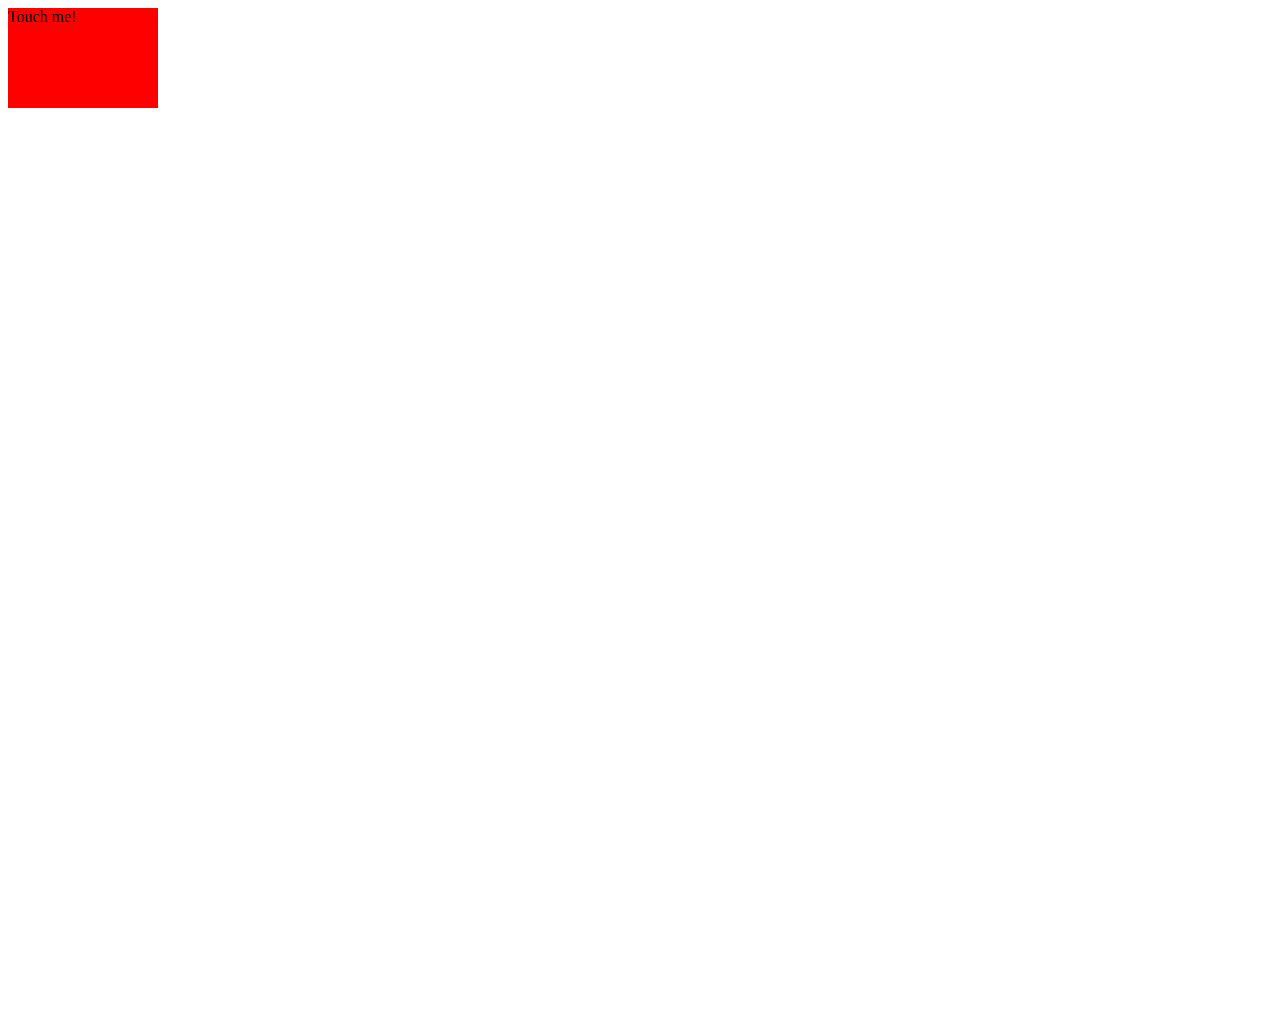
<file: JS Lessons/L49 События на мобильных устройствах/index.html>
<!DOCTYPE html>
<html lang="en">
<head>
	<meta charset="UTF-8">
	<meta name="viewport" content="width=device-width, initial-scale=1, shrink-to-fit=no">
	<title>Document</title>
	<style>
		body {
			height: 1000px;
		}
		.box {
			width: 150px;
			height: 100px;
			background-color: red;
		}
	</style>
</head>
<body>
	
	<div class="box">
		Touch me!
	</div>

	<script src="L49 События на мобильных устройствах.js"></script>
</body>
</html>
</file>
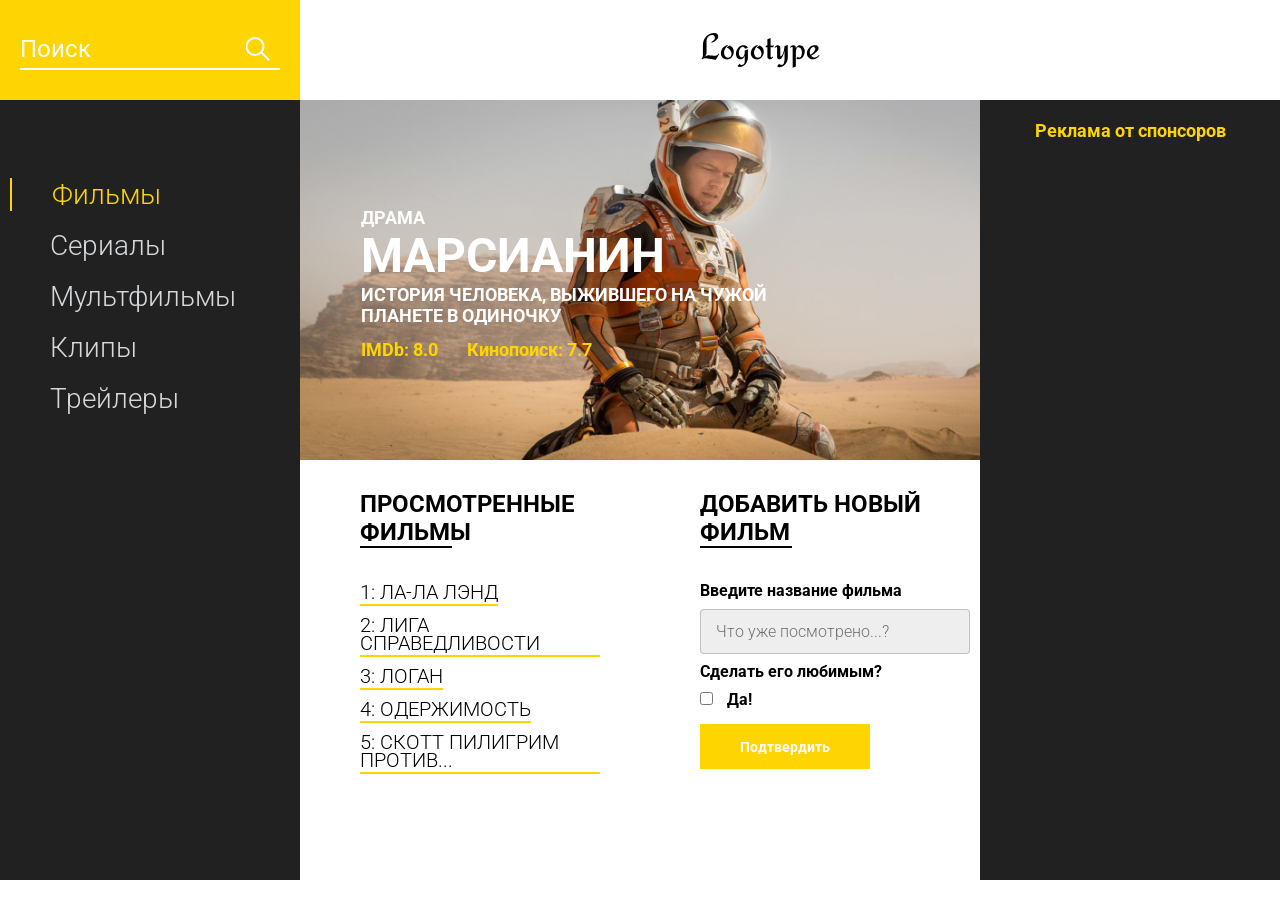
<file: Practice/L44 Практика, ч5 Задание на отработку действий со страницей.js/index.html>
<!DOCTYPE html>
<html lang="en">
<head>
    <meta charset="UTF-8">
    <meta name="viewport" content="width=device-width, initial-scale=1.0">
    <title>Movie DB</title>
    <link href="https://fonts.googleapis.com/css?family=Roboto:300,400,700&display=swap&subset=cyrillic-ext" rel="stylesheet">
    <link rel="stylesheet" href="css/style.min.css">
</head>
<body>
    <header class="header">
        <div class="header__search">
            <form action="#">
                <input type="text" placeholder="Поиск">
            </form>
        </div>
        <div class="header__logo">
            <img src="icons/Logotype.svg" alt="logo">
        </div>
    </header>
    <main class="promo">
        <div class="promo__menu">
            <nav class="promo__menu-list">
                <ul>
                    <li><a class="promo__menu-item promo__menu-item_active" href="#">Фильмы</a></li>
                    <li><a class="promo__menu-item" href="#">Сериалы</a></li>
                    <li><a class="promo__menu-item" href="#">Мультфильмы</a></li>
                    <li><a class="promo__menu-item" href="#">Клипы</a></li>
                    <li><a class="promo__menu-item" href="#">Трейлеры</a></li>
                </ul>
            </nav>
        </div>
        <div class="promo__content">
            <div class="promo__bg">
                <div class="promo__genre">КОМЕДИЯ</div>
                <div class="promo__title">МАРСИАНИН</div>
                <div class="promo__descr">ИСТОРИЯ ЧЕЛОВЕКА, ВЫЖИВШЕГО НА ЧУЖОЙ ПЛАНЕТЕ В ОДИНОЧКУ</div>
                <div class="promo__ratings">
                    <span>IMDb: 8.0</span>
                    <span>Кинопоиск: 7.7</span>
                </div>
            </div>
            <div class="promo__interactive">
                <div>
                    <div class="promo__interactive-title">ПРОСМОТРЕННЫЕ ФИЛЬМЫ</div>
                    <ul class="promo__interactive-list">
                        <li class="promo__interactive-item">ЛОГАН
                            <div class="delete"></div>
                        </li>
                        <li class="promo__interactive-item">ЛИГА СПРАВЕДЛИВОСТИ
                            <div class="delete"></div>
                        </li>
                        <li class="promo__interactive-item">ЛА-ЛА ЛЭНД
                            <div class="delete"></div>
                        </li>
                        <li class="promo__interactive-item">ОДЕРЖИМОСТЬ
                            <div class="delete"></div>
                        </li>
                        <li class="promo__interactive-item">СКОТТ ПИЛИГРИМ ПРОТИВ...
                            <div class="delete"></div>
                        </li>
                    </ul>
                </div>
                <div>
                    <form class="add">
                        <div class="promo__interactive-title">ДОБАВИТЬ НОВЫЙ ФИЛЬМ</div>
                        <span>Введите название фильма</span>
                        <input class="adding__input" type="text" placeholder="Что уже посмотрено...?">
                        <span>Сделать его любимым?</span>
                        <input type="checkbox">
                        <span class="yes">Да!</span>
                        <button>Подтвердить</button>
                    </form>
                </div>
            </div>
        </div>
        <div class="promo__adv">
            <div class="promo__adv-title">Реклама от спонсоров</div>
            <img src="img/content_1.jpg" alt="some picture">
            <img src="img/content_2.jpg" alt="some picture">
            <img src="img/content_3.png" alt="some picture">
        </div>
    </main>

    <script src="js/script.js"></script>
</body>
</html>
</file>
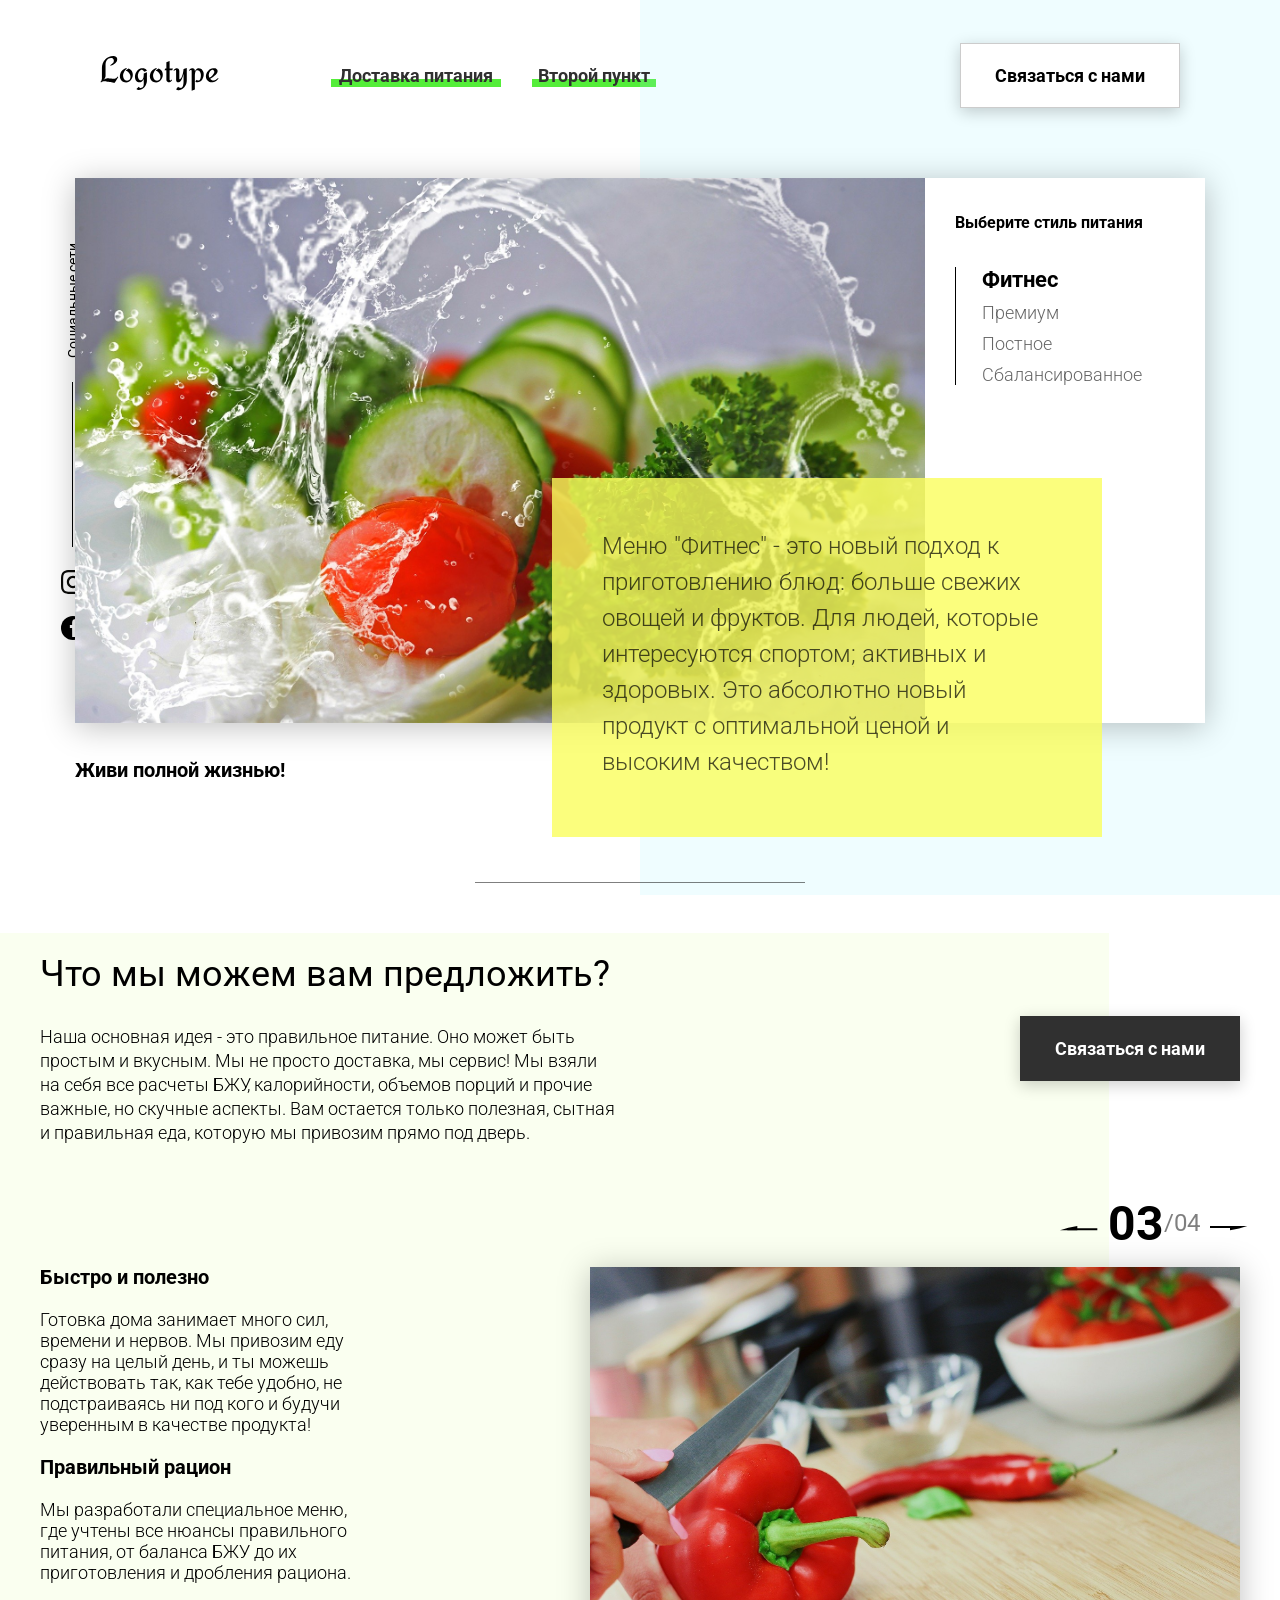
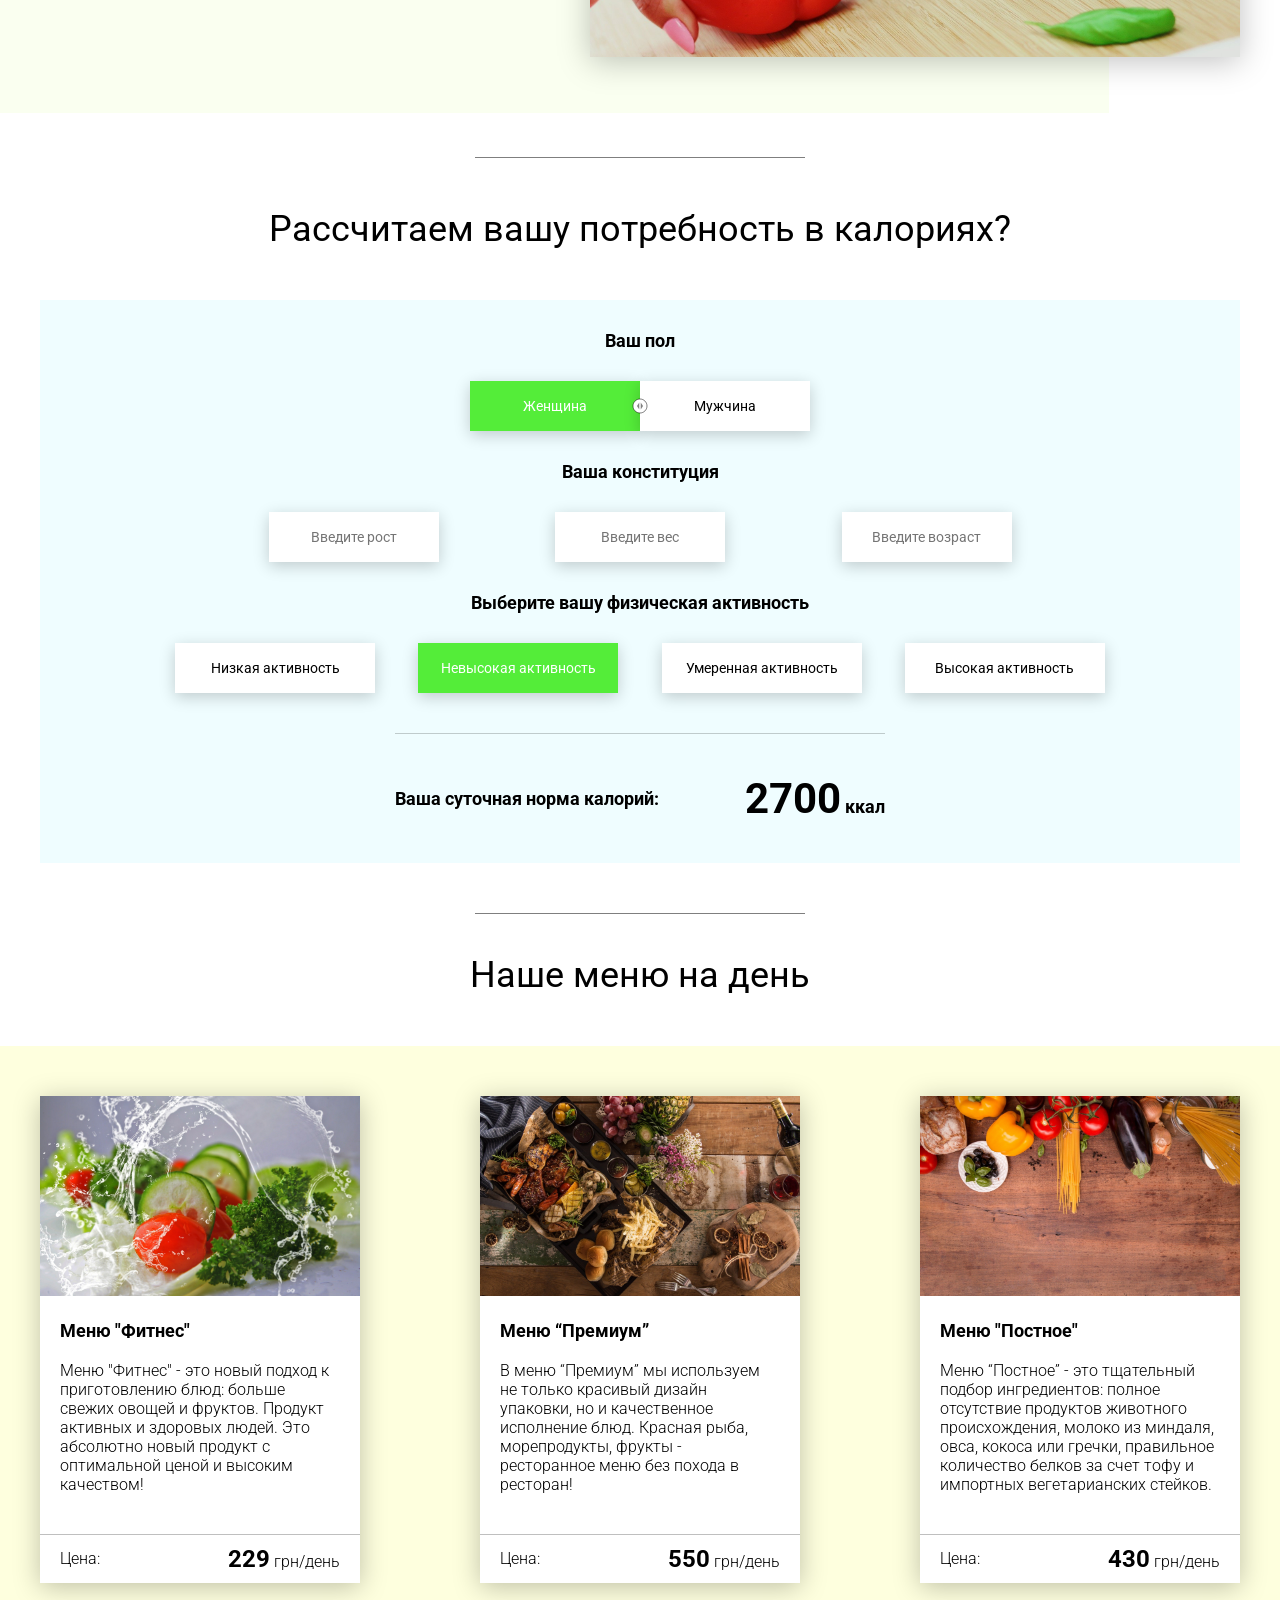
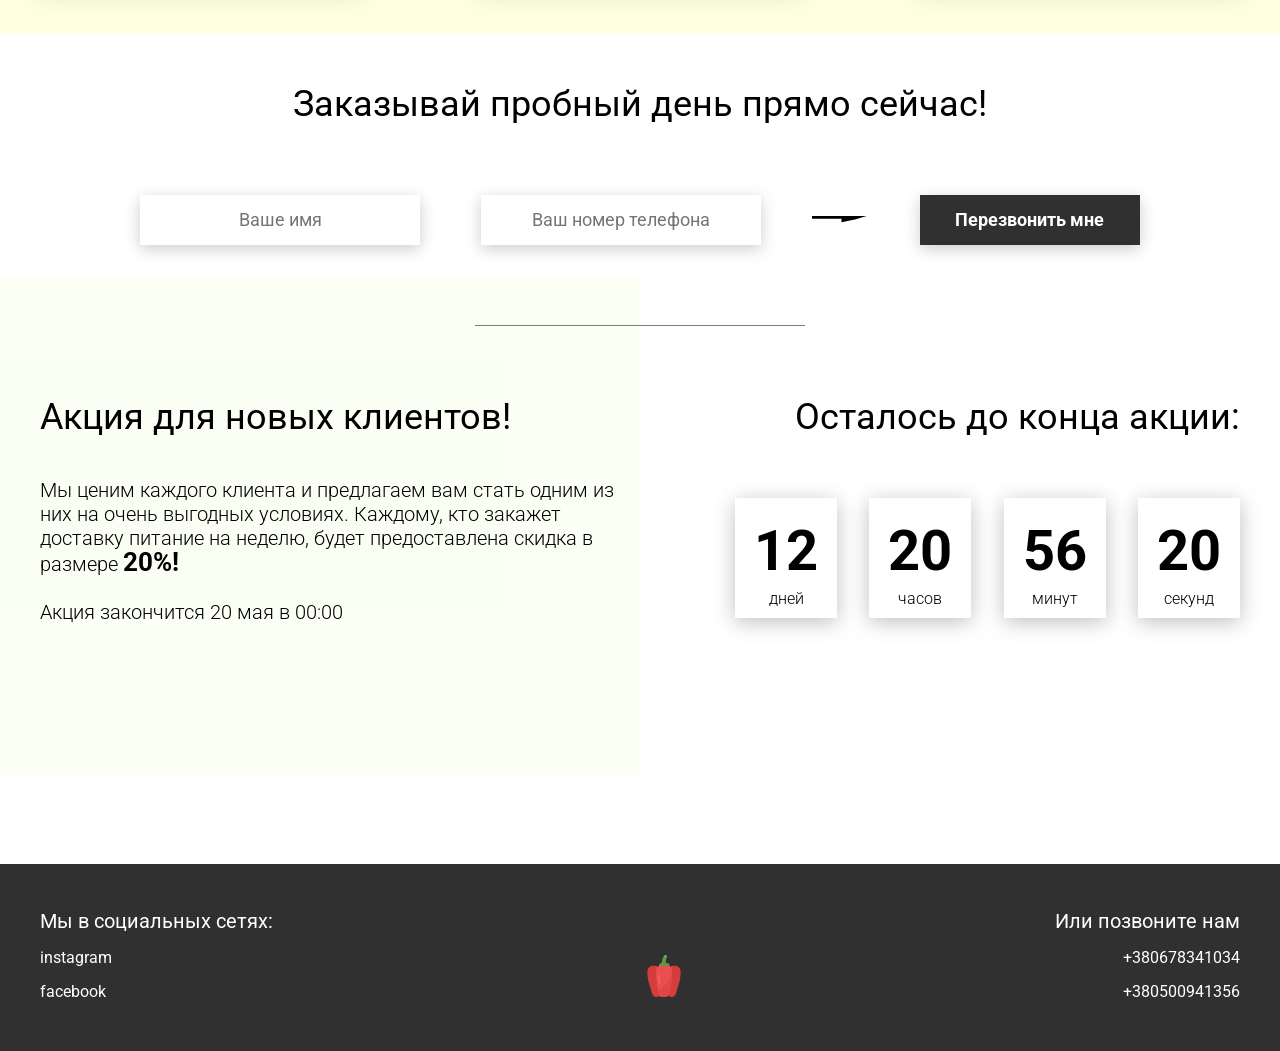
<file: Practice/L64 Практика, ч7. Создаем табы в новом проекте/index.html>
<!DOCTYPE html>
<html lang="en">
<head>
    <meta charset="UTF-8">
    <meta name="viewport" content="width=device-width, initial-scale=1.0">
    <title>Food</title>
    <link rel="stylesheet" href="css/style.css">
</head>
<body>
    <header class="header">
        <div class="header__left-block">
            <div class="header__logo">
                <img src="icons/logo.svg" alt="Логотип">
            </div>
            <nav class="header__links">
                <a href="#" class="header__link">Доставка питания</a>
                <a href="#" class="header__link">Второй пункт</a>
            </nav>
        </div>
        <div class="header__right-block">
            <button class="btn btn_white">Связаться с нами</button>
        </div>
    </header>
    <div class="sidepanel">
        <div class="sidepanel__text"><span>Социальные сети</span></div>
        <div class="sidepanel__divider"></div>
        <a href="#" class="sidepanel__icon">
            <img src="icons/instagram.svg" alt="instagram">
        </a>
        <a href="#" class="sidepanel__icon">
            <img src="icons/facebook.svg" alt="facebook">
        </a>
    </div>

    <div class="preview">
        <div class="bgc_blue"></div>
        <div class="container">
            <div class="tabcontainer">
                <div class="tabcontent">
                    <img src="img/tabs/vegy.jpg" alt="vegy">
                    <div class="tabcontent__descr">
                        Меню "Фитнес" - это новый подход к приготовлению блюд: больше свежих овощей и фруктов. Для людей, которые интересуются спортом; активных и здоровых. Это абсолютно новый продукт с оптимальной ценой и высоким качеством!
                    </div>
                </div>
                <div class="tabcontent">
                    <img src="img/tabs/elite.jpg" alt="elite">
                    <div class="tabcontent__descr">
                        Меню “Премиум” - мы используем не только красивый дизайн упаковки, но и качественное исполнение блюд. Красная рыба, морепродукты, фрукты - ресторанное меню без похода в ресторан!                                     
                    </div>
                </div>
                <div class="tabcontent">
                    <img src="img/tabs/post.jpg" alt="post">
                    <div class="tabcontent__descr">
                        Наше специальное “Постное меню” - это тщательный подбор ингредиентов: полное отсутствие продуктов животного происхождения. Полная гармония с собой и природой в каждом элементе! Все будет Ом!                                     
                    </div>
                </div>
                <div class="tabcontent">
                    <img src="img/tabs/vegy.jpg" alt="vegy">
                    <div class="tabcontent__descr">
                        Меню "Сбалансированное" - это соответствие вашего рациона всем научным рекомендациям. Мы тщательно просчитываем вашу потребность в к/б/ж/у и создаем лучшие блюда для вас.
                    </div>
                </div>
                <div class="tabheader">
                    <h3>Выберите стиль питания</h3>
                    <div class="tabheader__items">
                        <div class="tabheader__item tabheader__item_active">Фитнес</div>
                        <div class="tabheader__item">Премиум</div>
                        <div class="tabheader__item">Постное</div>
                        <div class="tabheader__item">Сбалансированное</div>
                    </div>
                </div>
            </div>
            <div class="preview__life">Живи полной жизнью!</div>
        </div>
    </div>

    <div class="divider"></div>

    <div class="offer">
        <div class="bgc_y"></div>
        <div class="container">
            <div class="offer__text">
                <h2 class="title">Что мы можем вам предложить?</h2>
                <div class="offer__descr">
                    Наша основная идея - это правильное питание. Оно может быть простым и вкусным. Мы не просто доставка, мы сервис! Мы взяли на себя все расчеты БЖУ, калорийности, объемов порций и прочие важные, но скучные аспекты. Вам остается только полезная, сытная и правильная еда, которую мы привозим прямо под дверь.
                </div>
            </div>
            <div class="offer__action">
                <button class="btn btn_dark">Связаться с нами</button>
            </div>
        </div>
        <div class="container">
            <div class="offer__advantages">
                <h2>Быстро и полезно</h2>
                <div class="offer__advantages-text">
                    Готовка дома занимает много сил, времени и нервов. Мы привозим еду сразу на целый день, и ты можешь действовать так, как тебе удобно, не подстраиваясь ни под кого и будучи уверенным в качестве продукта!
                </div>
                <h2>Правильный рацион</h2>
                <div class="offer__advantages-text">
                    Мы разработали специальное меню, где учтены все нюансы правильного питания, от баланса БЖУ до их приготовления и дробления рациона.
                </div>
            </div>
            <div class="offer__slider">
                <div class="offer__slider-counter">
                    <div class="offer__slider-prev">
                        <img src="icons/left.svg" alt="prev">
                    </div>
                    <span id="current">03</span>
                    /
                    <span id="total">04</span>
                    <div class="offer__slider-next">
                        <img src="icons/right.svg" alt="next">
                    </div>
                </div>
                <div class="offer__slider-wrapper">
                    <div class="offer__slide">
                        <img src="img/slider/pepper.jpg" alt="pepper">
                    </div>
                    <!-- <div class="offer__slide">
                        <img src="img/slider/food-12.jpg" alt="food">
                    </div>
                    <div class="offer__slide">
                        <img src="img/slider/olive-oil.jpg" alt="oil">
                    </div>
                    <div class="offer__slide">
                        <img src="img/slider/paprika.jpg" alt="paprika">
                    </div> -->
                </div>
            </div>
        </div>
    </div>

    <div class="divider"></div>

    <div class="calculating">
        <div class="container">
            <h2 class="title">Рассчитаем вашу потребность в калориях?
            </h2>
            <div class="calculating__field">
                <div class="calculating__subtitle">
                    Ваш пол
                </div>
                <div class="calculating__choose" id="gender">
                    <div class="calculating__choose-item calculating__choose-item_active">Женщина</div>
                    <div class="calculating__choose-item">Мужчина</div>
                </div>

                <div class="calculating__subtitle">
                    Ваша конституция
                </div>
                <div class="calculating__choose calculating__choose_medium">
                    <input type="text" id="height" placeholder="Введите рост" class="calculating__choose-item">
                    <input type="text" id="weight" placeholder="Введите вес"  class="calculating__choose-item">
                    <input type="text" id="age" placeholder="Введите возраст" class="calculating__choose-item">
                </div>

                <div class="calculating__subtitle">
                    Выберите вашу физическая активность
                </div>
                <div class="calculating__choose calculating__choose_big">
                    <div id="low" class="calculating__choose-item">Низкая активность </div>
                    <div id="small"  class="calculating__choose-item calculating__choose-item_active">Невысокая активность</div>
                    <div id="medium" class="calculating__choose-item">Умеренная активность</div>
                    <div id="high" class="calculating__choose-item">Высокая активность</div>
                </div>

                <div class="calculating__divider"></div>

                <div class="calculating__total">
                    <div class="calculating__subtitle">
                        Ваша суточная норма калорий:
                    </div>
                    <div class="calculating__result">
                        <span>2700</span> ккал
                    </div>
                </div>
            </div>
        </div>
    </div>

    <div class="divider"></div>

    <div class="menu">
        <h2 class="title">Наше меню на день</h2>

        <div class="menu__field">
            <div class="container">
                <div class="menu__item">
                    <img src="img/tabs/vegy.jpg" alt="vegy">
                    <h3 class="menu__item-subtitle">Меню "Фитнес"</h3>
                    <div class="menu__item-descr">Меню "Фитнес" - это новый подход к приготовлению блюд: больше свежих овощей и фруктов. Продукт активных и здоровых людей. Это абсолютно новый продукт с оптимальной ценой и высоким качеством!</div>
                    <div class="menu__item-divider"></div>
                    <div class="menu__item-price">
                        <div class="menu__item-cost">Цена:</div>
                        <div class="menu__item-total"><span>229</span> грн/день</div>
                    </div>
                </div>
                <div class="menu__item">
                    <img src="img/tabs/elite.jpg" alt="elite">
                    <h3 class="menu__item-subtitle">Меню “Премиум”</h3>
                    <div class="menu__item-descr">В меню “Премиум” мы используем не только красивый дизайн упаковки, но и качественное исполнение блюд. Красная рыба, морепродукты, фрукты - ресторанное меню без похода в ресторан!</div>
                    <div class="menu__item-divider"></div>
                    <div class="menu__item-price">
                        <div class="menu__item-cost">Цена:</div>
                        <div class="menu__item-total"><span>550</span> грн/день</div>
                    </div>
                </div>
                <div class="menu__item">
                    <img src="img/tabs/post.jpg" alt="post">
                    <h3 class="menu__item-subtitle">Меню "Постное"</h3>
                    <div class="menu__item-descr">Меню “Постное” - это тщательный подбор ингредиентов: полное отсутствие продуктов животного происхождения, молоко из миндаля, овса, кокоса или гречки, правильное количество белков за счет тофу и импортных вегетарианских стейков. </div>
                    <div class="menu__item-divider"></div>
                    <div class="menu__item-price">
                        <div class="menu__item-cost">Цена:</div>
                        <div class="menu__item-total"><span>430</span> грн/день</div>
                    </div>
                </div>
            </div>
        </div>
    </div>

    <div class="order">
        <div class="container">
            <div class="title">Заказывай пробный день прямо сейчас!</div>
            <form action="#" class="order__form">
                <input required placeholder="Ваше имя" name="name" type="text" class="order__input">
                <input required placeholder="Ваш номер телефона" name="phone" type="phone" class="order__input">
                <img src="icons/right.svg" alt="right">
                <button class="btn btn_dark btn_min">Перезвонить мне</button>
            </form>
        </div>
    </div>

    <div class="divider"></div>

    <div class="promotion">
        <div class="bgc_y"></div>
        <div class="container">
            <div class="promotion__text">
                <div class="title">Акция для новых клиентов!</div>
                <div class="promotion__descr">
                    Мы ценим каждого клиента и предлагаем вам стать одним из них на очень выгодных условиях. 
                    Каждому, кто закажет доставку питание на неделю, будет предоставлена скидка в размере <span>20%!</span>
                    <br><br>
                    Акция закончится 20 мая в 00:00
                </div>
            </div>
            <div class="promotion__timer">
                <div class="title">Осталось до конца акции:</div>
                <div class="timer">
                    <div class="timer__block">
                        <span id="days">12</span>
                        дней
                    </div>
                    <div class="timer__block">
                        <span id="hours">20</span>
                        часов
                    </div>
                    <div class="timer__block">
                        <span id="minutes">56</span>
                        минут
                    </div>
                    <div class="timer__block">
                        <span id="seconds">20</span>
                        секунд
                    </div>
                </div>
            </div>
        </div>
    </div>

    <footer class="footer">
        <div class="container">
            <div class="social">
                <div class="subtitle">Мы в социальных сетях:</div>
                <a href="#" class="link">instagram</a>
                <a href="#" class="link">facebook</a>
            </div>
            <div class="pepper">
                <img src="icons/veg.svg" alt="pepper">
            </div>
            <div class="call">
                <div class="subtitle">Или позвоните нам</div>
                <a href="#" class="link">+380678341034</a>
                <a href="#" class="link">+380500941356</a>
            </div>
        </div>
    </footer>

    <div class="modal">
        <div class="modal__dialog">
            <div class="modal__content">
                <form action="#">
                    <div class="modal__close">&times;</div>
                    <div class="modal__title">Мы свяжемся с вами как можно быстрее!</div>
                    <input required placeholder="Ваше имя" name="name" type="text" class="modal__input">
                    <input required placeholder="Ваш номер телефона" name="phone" type="phone" class="modal__input">
                    <button class="btn btn_dark btn_min">Перезвонить мне</button>
                </form>
            </div>
        </div>
    </div>

    <script src="js/L64 Создаем табы в новом проекте.js"></script>
</body>
</html>
</file>
<file: Practice/L64 Практика, ч7. Создаем табы в новом проекте/css/style.css>
@import url(https://fonts.googleapis.com/css?family=Roboto:300,400,700&display=swap&subset=cyrillic-ext);
*{
    box-sizing:border-box;
    margin:0;
    padding:0;
    font-family:Roboto,sans-serif
}
a{
    text-decoration:none
}
.btn{
    width:220px;
    height:65px;
    display:flex;
    justify-content:center;
    align-items:center;
    background-color:#fff;
    font-size:18px;
    font-weight:700;
    border:1px solid rgba(0,0,0,.2);
    box-shadow:0 4px 15px rgba(0,0,0,.2);
    cursor:pointer;
    transition:.3s all;
    outline:0
}
.btn_white{
    background-color:#fff
}
.btn_dark{
    background-color:#303030;
    color:#fff;
    border:none
}
.btn_min{
    height:50px
}
.btn:hover{
    box-shadow:0 4px 30px rgba(0,0,0,.3)
}
.container{
    max-width:1200px;
    margin:0 auto
}
.divider{
    width:330px;
    height:1px;
    margin:0 auto;
    background-color:rgba(0,0,0,.5)
}
.title{
    font-size:36px;
    font-weight:400
}
.header{
    display:flex;
    justify-content:space-between;
    align-items:center;
    height:150px;
    padding:0 100px
}
.header__left-block{
    display:flex;
    justify-content:space-between;
    min-width:550px
}
.header__logo{
    max-width:170px
}
.header__logo img{
    width:100%
}
.header__links{
    display:flex;
    align-items:center
}
.header__link{
    position:relative;
    margin-right:45px;
    font-weight:700;
    font-size:18px;
    color:#303030
}
.header__link:after{
    content:'';
    position:absolute;
    display:block;
    width:110%;
    left:-5%;
    bottom:-1px;
    z-index:-1;
    height:8px;
    background:#54ed39
}
.header__link:last-child{
    margin-right:0
}
.sidepanel{
    position:fixed;
    left:60px;
    top:240px;
    height:400px;
    width:25px;
    display:flex;
    flex-direction:column;
    justify-content:space-between;
    align-items:center
}
.sidepanel__text{
    width:120px;
    height:120px;
    font-size:14px
}
.sidepanel__text span{
    display:flex;
    transform:rotate(-90deg) translateX(-50px)
}
.sidepanel__divider{
    width:1px;
    height:165px;
    background-color:#000
}
.sidepanel__icon{
    width:24px;
    height:24px
}
.sidepanel__icon img{
    width:100%
}
.preview{
    padding:28px 0 100px 0;
    position:relative
}
.preview__life{
    font-weight:700;
    font-size:20px;
    margin-left:35px;
    margin-top:35px
}
.bgc_blue{
    position:absolute;
    right:0;
    top:-155px;
    width:50vw;
    height:900px;
    background:rgba(146,242,255,.15);
    z-index:-1
}
.tabcontainer{
    display:flex;
    width:1130px;
    margin:0 auto;
    box-shadow:0 4px 30px rgba(0,0,0,.25)
}
.tabcontent{
    width:850px;
    position:relative
}
.tabcontent img{
    width:100%;
    height:100%;
    object-fit:cover
}
.tabcontent__descr{
    position:absolute;
    top:300px;
    right:-177px;
    width:550px;
    height:359px;
    background:rgba(251,254,93,.8);
    padding:50px;
    font-size:24px;
    font-weight:300;
    line-height:36px;
    color:rgba(0,0,0,.7)
}
.tabheader{
    width:280px;
    padding:35px 30px;
    background-color:#fff
}
.tabheader h3{
    font-weight:700;
    font-size:16px
}
.tabheader__items{
    margin-top:35px;
    padding-left:26px;
    border-left:1px solid #000
}
.tabheader__item{
    font-weight:700;
    font-size:18px;
    font-weight:300;
    margin-top:10px;
    color:rgba(0,0,0,.6);
    cursor:pointer;
    transition:.3s all
}
.tabheader__item_active{
    color:#000;
    font-size:22px;
    font-weight:700
}
.offer{
    padding:70px 0 100px 0;
    position:relative
}
.offer .container{
    display:flex;
    justify-content:space-between
}
.offer .bgc_y{
    position:absolute;
    width:1109px;
    height:780px;
    background:rgba(243,255,222,.45);
    z-index:-1;
    top:50px
}
.offer__text{
    width:580px
}
.offer__descr{
    font-size:18px;
    margin-top:30px;
    font-weight:300;
    line-height:24px
}
.offer__action{
    display:flex;
    align-items:center;
    justify-content:flex-end
}
.offer__advantages{
    width:330px;
    margin-top:50px
}
.offer__advantages h2{
    font-weight:700;
    font-size:20px;
    margin-top:20px
}
.offer__advantages h2:first-child{
    margin-top:70px
}
.offer__advantages-text{
    margin-top:20px;
    font-size:18px;
    font-weight:300;
    line-height:21px
}
.offer__slider{
    width:650px;
    margin-top:50px;
    display:flex;
    flex-direction:column;
    align-items:flex-end
}
.offer__slider-counter{
    display:flex;
    width:180px;
    align-items:center;
    font-size:24px;
    color:rgba(0,0,0,.5)
}
.offer__slider-wrapper{
    width:100%;
    margin-top:15px;
    box-shadow:0 4px 30px rgba(0,0,0,.25)
}
.offer__slider-prev{
    margin-right:10px;
    cursor:pointer
}
.offer__slider-next{
    margin-left:10px;
    cursor:pointer
}
.offer__slider #current{
    font-size:48px;
    font-weight:700;
    color:#000
}
.offer__slide{
    width:100%;
    height:390px
}
.offer__slide img{
    width:100%;
    height:100%;
    object-fit:cover
}
.calculating{
    padding:50px 0
}
.calculating .title{
    text-align:center
}
.calculating__field{
    width:100%;
    margin-top:50px;
    background:rgba(146,242,255,.15);
    padding:30px 0 40px 0
}
.calculating__subtitle{
    text-align:center;
    font-size:18px;
    font-weight:700;
    margin-top:30px
}
.calculating__subtitle:first-child{
    margin-top:0
}
.calculating #gender:after{
    content:'';
    position:absolute;
    top:50%;
    transform:translateY(-50%);
    display:block;
    width:16px;
    height:16px;
    background:url(../icons/switch.svg) center center/cover no-repeat
}
.calculating__choose{
    position:relative;
    display:flex;
    margin-top:30px;
    justify-content:center
}
.calculating__choose-item{
    display:flex;
    align-items:center;
    justify-content:center;
    width:170px;
    height:50px;
    padding:0 10px;
    background:#fff;
    box-shadow:0 4px 15px rgba(0,0,0,.2);
    border:none;
    text-align:center;
    font-size:14px;
    cursor:pointer;
    outline:0;
    transition:.3s all
}
.calculating__choose-item_active{
    color:#fff;
    background-color:#54ed39
}
.calculating__choose_medium{
    width:743px;
    justify-content:space-between;
    margin:30px auto 0 auto
}
.calculating__choose_big{
    width:930px;
    justify-content:space-between;
    margin:30px auto 0 auto
}
.calculating__choose_big .calculating__choose-item{
    width:200px
}
.calculating__divider{
    width:490px;
    height:1px;
    margin:40px auto;
    background-color:rgba(0,0,0,.2)
}
.calculating__total{
    width:490px;
    margin:0 auto;
    display:flex;
    justify-content:space-between;
    align-items:center
}
.calculating__result{
    font-size:18px;
    font-weight:700
}
.calculating__result span{
    font-size:42px
}
.menu{
    padding:40px 0 50px 0
}
.menu .container{
    display:flex;
    justify-content:space-between;
    align-items:flex-start
}
.menu .title{
    text-align:center
}
.menu__field{
    margin-top:50px;
    padding:50px 0;
    width:100%;
    background:rgba(249,254,126,.25)
}
.menu__item{
    width:320px;
    min-height:450px;
    background:#fff;
    box-shadow:0 4px 25px rgba(0,0,0,.25);
    font-size:16px;
    font-weight:300
}
.menu__item img{
    width:100%;
    height:200px;
    object-fit:cover
}
.menu__item-subtitle{
    font-weight:700;
    font-size:18px;
    padding:0 20px;
    margin-top:20px
}
.menu__item-descr{
    margin-top:20px;
    padding:0 20px
}
.menu__item-divider{
    width:100%;
    height:1px;
    background-color:rgba(0,0,0,.25);
    margin-top:40px
}
.menu__item-price{
    display:flex;
    justify-content:space-between;
    align-items:center;
    padding:10px 20px
}
.menu__item-price span{
    font-size:24px;
    font-weight:700
}
.order{
    padding-bottom:80px
}
.order .title{
    text-align:center
}
.order__form{
    margin-top:70px;
    padding:0 100px;
    display:flex;
    justify-content:space-between;
    align-items:center
}
.order__form img{
    transform:scale(1.5)
}
.order__input{
    width:280px;
    height:50px;
    background:#fff;
    box-shadow:0 4px 15px rgba(0,0,0,.2);
    border:none;
    font-size:18px;
    text-align:center;
    padding:0 20px;
    outline:0
}
.promotion{
    padding:70px 0 240px 0;
    position:relative
}
.promotion .container{
    display:flex
}
.promotion .bgc_y{
    position:absolute;
    width:50%;
    height:499px;
    background:rgba(243,255,222,.35);
    z-index:-1;
    top:-50px;
    left:0
}
.promotion__text{
    width:50%
}
.promotion__descr{
    margin-top:40px;
    font-size:20px;
    line-height:24px;
    font-weight:300
}
.promotion__descr span{
    font-weight:700;
    font-size:26px
}
.promotion__timer{
    width:50%
}
.promotion__timer .title{
    text-align:right
}
.promotion__timer .timer{
    margin-top:60px;
    padding-left:95px;
    display:flex;
    justify-content:space-between;
    align-items:center
}
.promotion__timer .timer__block{
    width:102px;
    height:120px;
    background:#fff;
    box-shadow:0 4px 20px rgba(0,0,0,.25);
    font-size:16px;
    font-weight:300;
    text-align:center
}
.promotion__timer .timer__block span{
    display:block;
    margin-top:20px;
    margin-bottom:5px;
    font-size:56px;
    font-weight:700
}
.footer{
    min-height:180px;
    background-color:#303030;
    padding:45px 0 50px 0;
    color:#fff
}
.footer .container{
    height:100%;
    display:flex;
    justify-content:space-between;
    align-items:flex-end
}
.footer .subtitle{
    font-size:20px
}
.footer .link{
    display:block;
    margin-top:15px;
    font-size:16px;
    color:#fff
}
.footer .call{
    text-align:right
}
.modal{
    position:fixed;
    top:0;
    left:0;
    z-index:1050;
    display:none;
    width:100%;
    height:100%;
    overflow:hidden;
    background-color:rgba(0,0,0,.5)
}
.modal__dialog{
    max-width:500px;
    margin:40px auto
}
.modal__content{
    position:relative;
    width:100%;
    padding:40px;
    background-color:#fff;
    border:1px solid rgba(0,0,0,.2);
    border-radius:4px;
    max-height:80vh;
    overflow-y:auto
}
.modal__close{
    position:absolute;
    top:8px;
    right:14px;
    font-size:30px;
    color:#000;
    opacity:.5;
    font-weight:700;
    border:none;
    background-color:transparent;
    cursor:pointer
}
.modal__title{
    text-align:center;
    font-size:22px;
    text-transform:uppercase
}
.modal__input{
    display:block;
    margin:20px auto 20px auto;
    width:280px;
    height:50px;
    background:#fff;
    box-shadow:0 4px 15px rgba(0,0,0,.2);
    border:none;
    font-size:18px;
    text-align:center;
    padding:0 20px;
    outline:0
}
.modal .btn{
    display:block;
    width:280px;
    margin:0 auto
}

.show{
    display: block;
}
.hide{
    display: none;
}

.fade{
    animation-name: opacity;
    animation-duration: 1.5s;
}

@keyframes opacity {
    from { opacity: 0; }
    to { opacity: 1; }
   }
</file>
<file: Practice/L44 Практика, ч5 Задание на отработку действий со страницей.js/css/style.min.css>
*{-webkit-box-sizing:border-box;box-sizing:border-box;margin:0;padding:0;font-family:'Roboto', sans-serif}.header{display:-webkit-box;display:-ms-flexbox;display:flex;height:100px}.header__search{display:-webkit-box;display:-ms-flexbox;display:flex;-webkit-box-pack:center;-ms-flex-pack:center;justify-content:center;-webkit-box-align:center;-ms-flex-align:center;align-items:center;height:100%;width:300px;background:#FFD500}.header__search form{position:relative;width:260px;height:30px}.header__search form input{width:100%;border:none;border-bottom:2px solid #fff;background-color:transparent;color:#fff;font-size:24px;line-height:28px;padding-bottom:5px;outline:none}.header__search form input::-webkit-input-placeholder{color:#fff}.header__search form input:-ms-input-placeholder{color:#fff}.header__search form input::-ms-input-placeholder{color:#fff}.header__search form input::placeholder{color:#fff}.header__search form:after{content:'';display:block;position:absolute;top:2px;right:10px;background:url("../icons/search.svg") center center/cover no-repeat;width:24px;height:24px}.header__logo{display:-webkit-box;display:-ms-flexbox;display:flex;-webkit-box-pack:center;-ms-flex-pack:center;justify-content:center;-webkit-box-align:center;-ms-flex-align:center;align-items:center;height:100%;width:calc(100% - 360px)}.promo{height:780px;display:-webkit-box;display:-ms-flexbox;display:flex}.promo__menu{width:300px;height:100%;background:#212121;padding:60px 0 0 10px}.promo__menu-item{display:block;font-size:28px;line-height:33px;color:#D6D9DC;text-decoration:none;font-weight:300;padding-left:40px;margin-top:18px}.promo__menu-item:hover{color:#FFD500}.promo__menu-item_active{border-left:2px solid  #FFD500;color:#FFD500}.promo__content{width:calc(100% - 600px)}.promo__bg{height:360px;background:url("../img/mars.webp") center center/cover no-repeat;background-position:top;padding:107px 0 0 61px}.promo__genre{font-weight:bold;font-size:18px;line-height:21px;color:#FFFFFF;text-transform:uppercase}.promo__title{font-weight:bold;font-size:48px;line-height:56px;color:#FFFFFF;text-transform:uppercase}.promo__descr{width:481px;font-weight:bold;font-size:18px;line-height:21px;color:#FFFFFF;text-transform:uppercase}.promo__ratings{margin-top:13px}.promo__ratings span{font-weight:bold;font-size:18px;line-height:21px;color:#FFD500;margin-right:25px}.promo__interactive{display:-webkit-box;display:-ms-flexbox;display:flex}.promo__interactive>div{width:50%;padding:30px 0 0 60px}.promo__interactive-title{display:inline-block;font-weight:bold;font-size:24px;line-height:28px;color:#000000}.promo__interactive-title:after{content:'';display:block;width:33%;height:2px;background-color:#000}.promo__interactive-list{list-style-type:none;margin-top:35px;display:-webkit-box;display:-ms-flexbox;display:flex;-webkit-box-orient:vertical;-webkit-box-direction:normal;-ms-flex-direction:column;flex-direction:column;-webkit-box-align:start;-ms-flex-align:start;align-items:flex-start}.promo__interactive-item{display:inline-block;position:relative;font-weight:300;font-size:20px;line-height:18px;color:#000000;margin-bottom:15px;padding-right:40px;text-transform:uppercase}.promo__interactive-item span{display:block;position:absolute;left:-30px;top:50%;-webkit-transform:translateY(-50%);transform:translateY(-50%);width:20px;height:20px;background:url("../icons/Star.svg") center center/cover no-repeat}.promo__interactive-item:before{content:'';position:absolute;bottom:-5px;display:block;width:calc(100% - 40px);height:2px;background-color:#FFD500}.promo__interactive-item:hover .delete{content:'';display:block;position:absolute;right:0px;top:50%;-webkit-transform:translateY(-50%);transform:translateY(-50%);width:20px;height:20px;background:url("../icons/trash.png") center center/cover no-repeat;cursor:pointer}.promo__interactive .add .promo__interactive-title{margin-bottom:25px}.promo__interactive .add span{display:block;margin:10px 0;font-weight:bold;font-size:16px;line-height:16px;color:#000000}.promo__interactive .add .yes{display:inline;margin-left:10px}.promo__interactive .add input[type="text"]{width:270px;height:45px;line-height:50px;font-size:16px;background:rgba(196,196,196,0.29);border:1px solid rgba(0,0,0,0.19);padding:0 15px;outline:none;border-radius:4px}.promo__interactive .add input[type="text"]::-webkit-input-placeholder{font-weight:300;font-size:16px;color:rgba(0,0,0,0.53)}.promo__interactive .add input[type="text"]:-ms-input-placeholder{font-weight:300;font-size:16px;color:rgba(0,0,0,0.53)}.promo__interactive .add input[type="text"]::-ms-input-placeholder{font-weight:300;font-size:16px;color:rgba(0,0,0,0.53)}.promo__interactive .add input[type="text"]::placeholder{font-weight:300;font-size:16px;color:rgba(0,0,0,0.53)}.promo__interactive .add button{display:block;margin-top:15px;width:170px;height:45px;background:#FFD500;font-weight:bold;font-size:14px;line-height:14px;color:#FFFFFF;border:none;outline:none;cursor:pointer}.promo__interactive .add button:active{-webkit-transform:scale(0.95);transform:scale(0.95)}.promo__adv{background:#212121;width:300px;height:100%}.promo__adv-title{font-weight:bold;font-size:18px;line-height:21px;color:#FFD500;margin:20px 0;text-align:center}.promo__adv img{width:100%;margin-bottom:10px}
/*# sourceMappingURL=style.min.css.map */
</file>
